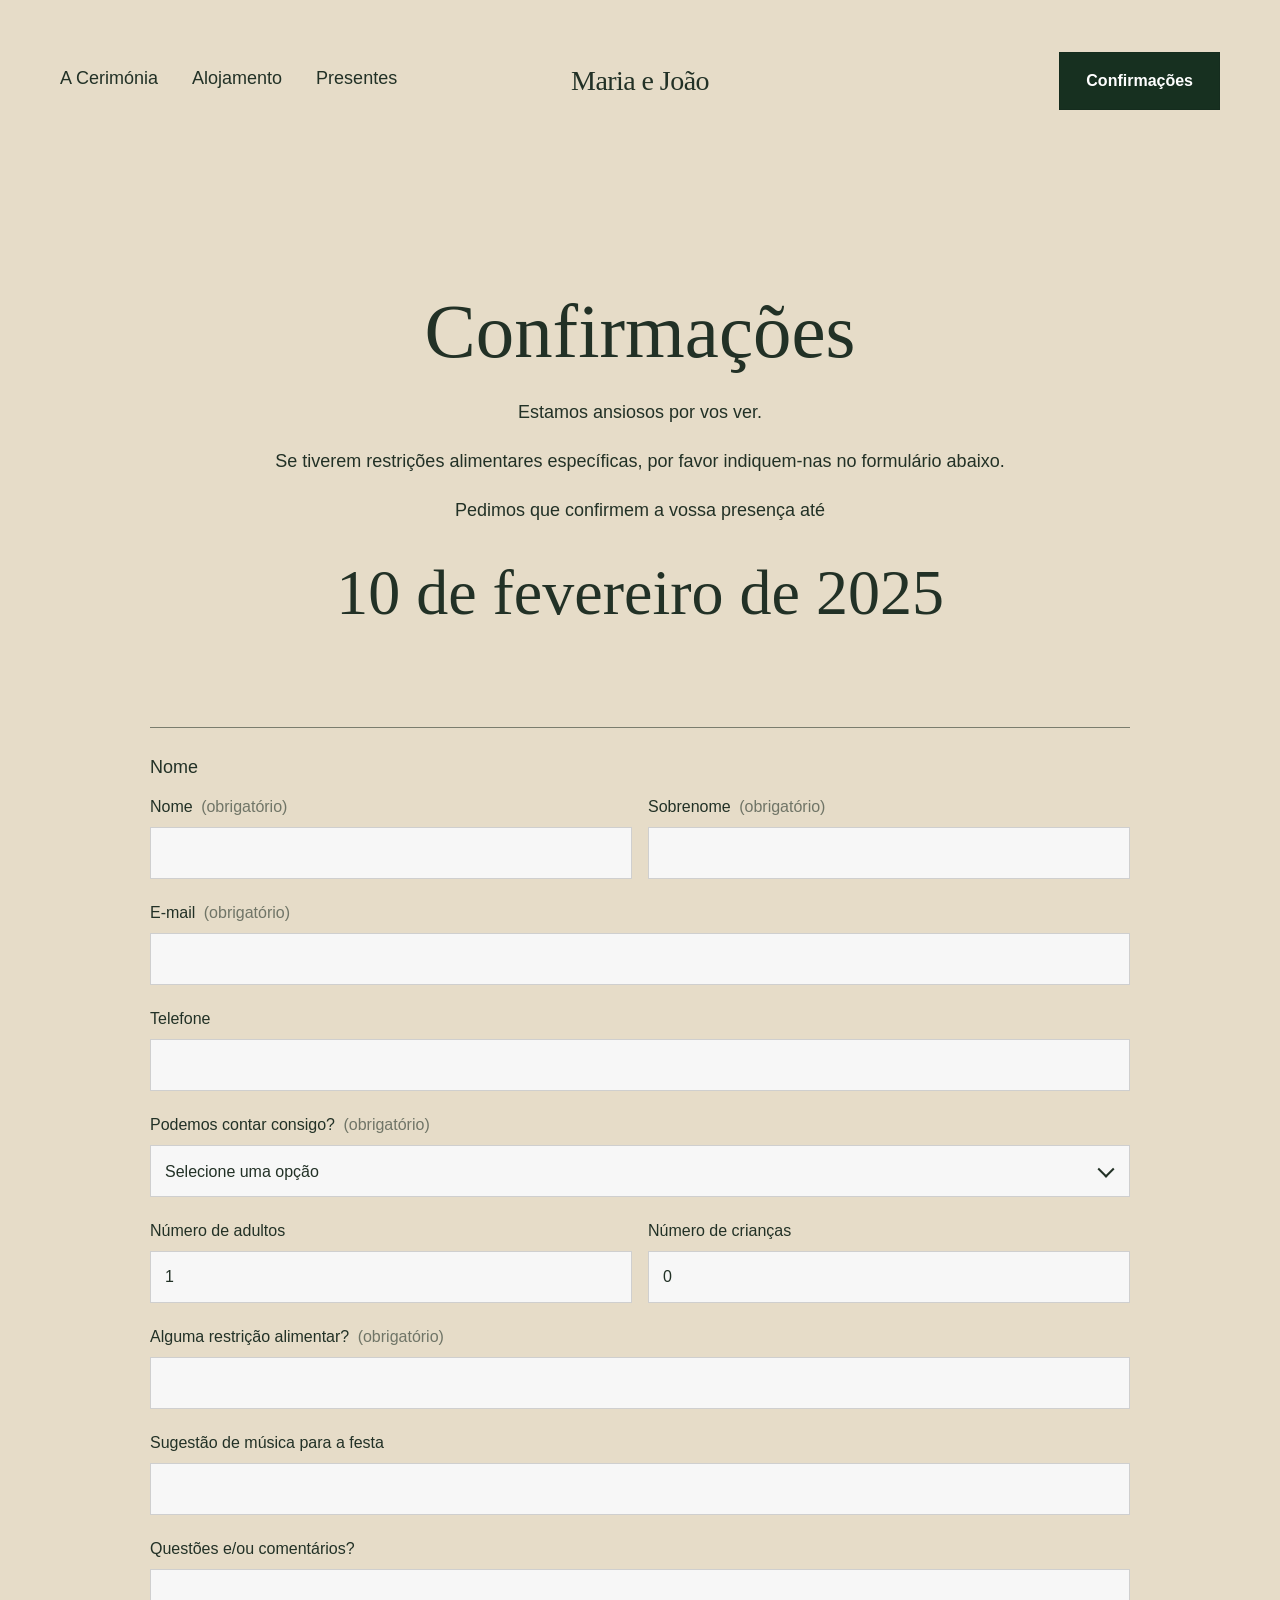
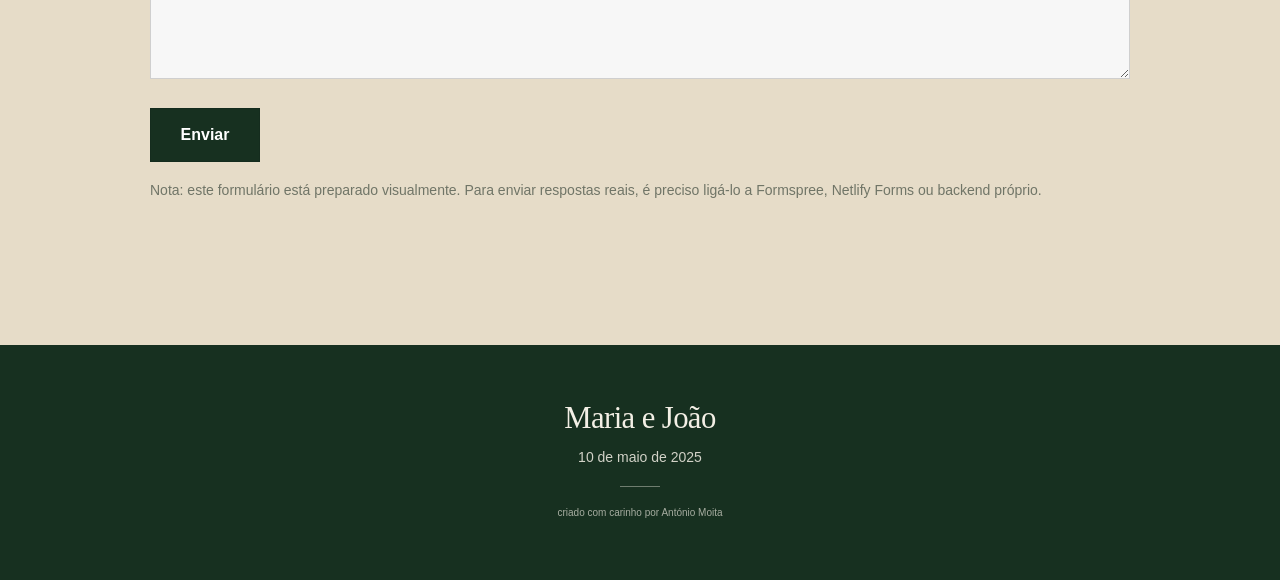
<file: confirmacoes.html>
<!DOCTYPE html>
<html lang="pt">
<head>
  <meta charset="UTF-8">
  <meta name="viewport" content="width=device-width, initial-scale=1">
  <title>Confirmações — Maria e João</title>
  <link rel="stylesheet" href="style.css">
</head>
<body>
  <div class="scroll-progress" aria-hidden="true"></div>

  <div class="page page-plain">
    <header class="site-header">
      <div class="header-inner">
        <nav class="main-nav">
          <a href="cerimonia.html">A Cerimónia</a>
          <a href="alojamento.html">Alojamento</a>
          <a href="presentes.html">Presentes</a>
        </nav>

        <a class="site-brand serif" href="index.html">Maria e João</a>

        <div class="header-actions">
          <a class="btn active-btn" href="confirmacoes.html">Confirmações</a>
        </div>
      </div>
    </header>

    <section class="confirm-page">
      <div class="container-narrow">
        <div class="confirm-head reveal">
          <h1>Confirmações</h1>
          <p>Estamos ansiosos por vos ver.</p>
          <p>Se tiverem restrições alimentares específicas, por favor indiquem-nas no formulário abaixo.</p>
          <p>Pedimos que confirmem a vossa presença até</p>
          <div class="confirm-date">10 de fevereiro de 2025</div>
        </div>

        <div class="form-wrap reveal">
          <p class="form-section-title">Nome</p>

          <form action="#" method="post" id="wedding-form">
            <div class="form-grid-2">
              <div class="form-field">
                <label for="nome">Nome <span class="req">(obrigatório)</span></label>
                <input class="input" id="nome" name="nome" type="text" required>
              </div>

              <div class="form-field">
                <label for="sobrenome">Sobrenome <span class="req">(obrigatório)</span></label>
                <input class="input" id="sobrenome" name="sobrenome" type="text" required>
              </div>
            </div>

            <div class="form-field">
              <label for="email">E-mail <span class="req">(obrigatório)</span></label>
              <input class="input" id="email" name="email" type="email" required>
            </div>

            <div class="form-field">
              <label for="telefone">Telefone</label>
              <input class="input" id="telefone" name="telefone" type="tel">
            </div>

            <div class="form-field">
              <label for="presenca">Podemos contar consigo? <span class="req">(obrigatório)</span></label>
              <div class="select-wrap">
                <select class="select" id="presenca" name="presenca" required>
                  <option value="">Selecione uma opção</option>
                  <option>Sim, com muito gosto</option>
                  <option>Infelizmente não poderei estar presente</option>
                </select>
              </div>
            </div>

            <div class="form-grid-2">
              <div class="form-field">
                <label for="adultos">Número de adultos</label>
                <input class="input" id="adultos" name="adultos" type="number" min="0" value="1">
              </div>

              <div class="form-field">
                <label for="criancas">Número de crianças</label>
                <input class="input" id="criancas" name="criancas" type="number" min="0" value="0">
              </div>
            </div>

            <div class="form-field">
              <label for="restricoes">Alguma restrição alimentar? <span class="req">(obrigatório)</span></label>
              <input class="input" id="restricoes" name="restricoes" type="text" required>
            </div>

            <div class="form-field">
              <label for="musica">Sugestão de música para a festa</label>
              <input class="input" id="musica" name="musica" type="text">
            </div>

            <div class="form-field">
              <label for="comentarios">Questões e/ou comentários?</label>
              <textarea class="textarea" id="comentarios" name="comentarios"></textarea>
            </div>

            <div class="form-actions">
              <button class="btn small" type="submit">Enviar</button>
            </div>

            <p class="note form-note">
              Nota: este formulário está preparado visualmente. Para enviar respostas reais, é preciso ligá-lo a Formspree, Netlify Forms ou backend próprio.
            </p>
          </form>
        </div>
      </div>
    </section>
  </div>
  
  <script src="footer.js"></script>
<script>
  loadFooter({
    names: "Maria e João",
    date: "10 de maio de 2025",
    creditName: "António Moita",
    creditLink: "" // opcional (podes pôr site no futuro)
  });
</script>

  <script src="site.js"></script>
  
  <script src="form.js"></script>
  
  
  <button id="backToTop" aria-label="Voltar ao topo">↑</button>
<script src="backToTop.js"></script>

</body>
</html>
</file>
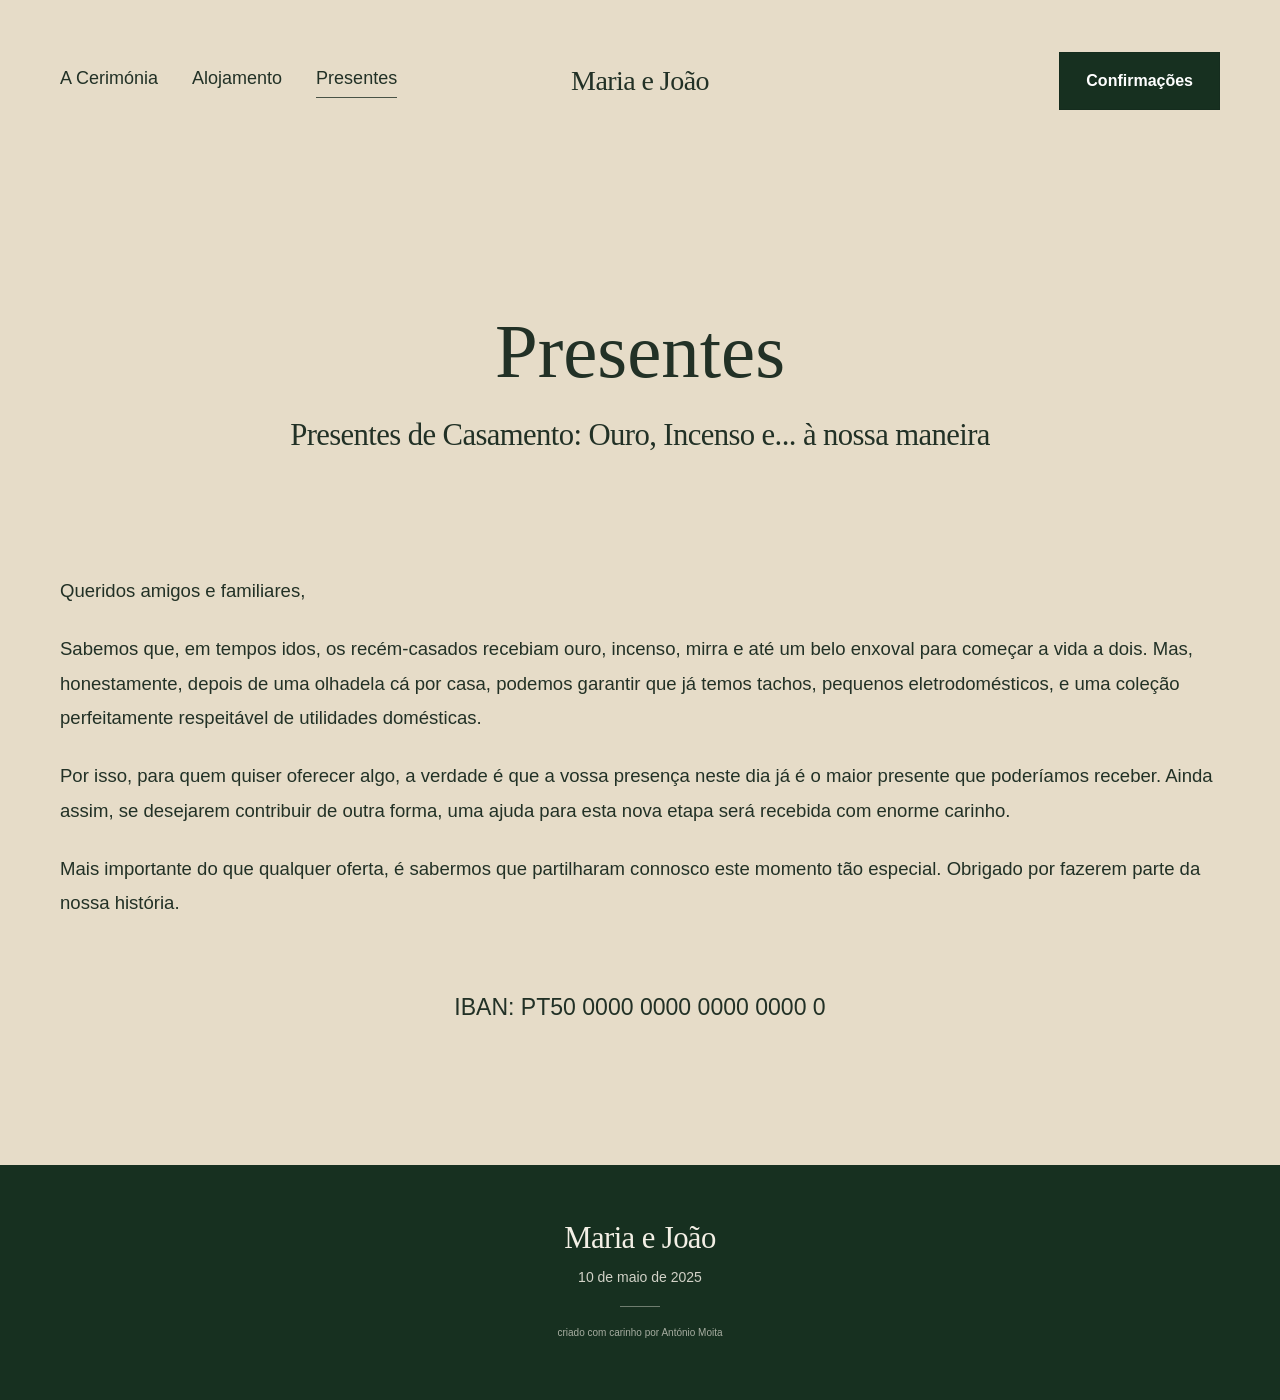
<file: presentes.html>
<!DOCTYPE html>
<html lang="pt">
<head>
  <meta charset="UTF-8">
  <meta name="viewport" content="width=device-width, initial-scale=1">
  <title>Presentes — Maria e João</title>
  <link rel="stylesheet" href="style.css">
</head>
<body>
  <div class="scroll-progress" aria-hidden="true"></div>

  <div class="page page-plain">
    <header class="site-header">
      <div class="header-inner">
        <nav class="main-nav">
          <a href="cerimonia.html">A Cerimónia</a>
          <a href="alojamento.html">Alojamento</a>
          <a class="active" href="presentes.html">Presentes</a>
        </nav>

        <a class="site-brand serif" href="index.html">Maria e João</a>

        <div class="header-actions">
          <a class="btn" href="confirmacoes.html">Confirmações</a>
        </div>
      </div>
    </header>

    <section class="gifts-page">
      <div class="container-text">
        <div class="gifts-head reveal">
          <h1>Presentes</h1>
          <div class="subtitle serif">Presentes de Casamento: Ouro, Incenso e... à nossa maneira</div>
        </div>

        <div class="gifts-copy reveal">
          <p>Queridos amigos e familiares,</p>

          <p>
            Sabemos que, em tempos idos, os recém-casados recebiam ouro, incenso, mirra e até um belo enxoval para começar a vida a dois.
            Mas, honestamente, depois de uma olhadela cá por casa, podemos garantir que já temos tachos, pequenos eletrodomésticos,
            e uma coleção perfeitamente respeitável de utilidades domésticas.
          </p>

          <p>
            Por isso, para quem quiser oferecer algo, a verdade é que a vossa presença neste dia já é o maior presente que poderíamos receber.
            Ainda assim, se desejarem contribuir de outra forma, uma ajuda para esta nova etapa será recebida com enorme carinho.
          </p>

          <p>
            Mais importante do que qualquer oferta, é sabermos que partilharam connosco este momento tão especial.
            Obrigado por fazerem parte da nossa história.
          </p>
        </div>

        <div class="iban reveal">IBAN: PT50 0000 0000 0000 0000 0</div>
      </div>
    </section>
  </div>

  <script src="footer.js"></script>
<script>
  loadFooter({
    names: "Maria e João",
    date: "10 de maio de 2025",
    creditName: "António Moita",
    creditLink: "" // opcional (podes pôr site no futuro)
  });
</script>
  
  <script src="site.js"></script>
  
  <button id="backToTop" aria-label="Voltar ao topo">↑</button>
<script src="backToTop.js"></script>

<button id="backToTop" aria-label="Voltar ao topo">↑</button>
<script src="backToTop.js"></script>
  
</body>
</html>
</file>
<file: style.css>
:root{
  --bg-main:#f3f1e8;
  --bg-alt:#e6dcc8;
  --text:#223126;
  --button:#173020;
  --button-text:#ffffff;
  --line:rgba(34,49,38,.55);
  --input-bg:#f7f7f7;
  --input-border:#cfcfcf;
  --muted:rgba(34,49,38,.6);
  --container:1440px;
}

*{
  box-sizing:border-box;
}

html{
  scroll-behavior:smooth;
}

body{
  margin:0;
  color:var(--text);
  background:var(--bg-main);
  font-family: Arial, Helvetica, sans-serif;
  line-height:1.5;
}

img{
  max-width:100%;
  display:block;
}

a{
  color:inherit;
  text-decoration:none;
}

.page{
  min-height:100vh;
}

.container{
  width:min(var(--container), calc(100% - 120px));
  margin:0 auto;
}

.container-narrow{
  width:min(980px, calc(100% - 120px));
  margin:0 auto;
}

.container-text{
  width:min(1180px, calc(100% - 120px));
  margin:0 auto;
}

.serif{
  font-family: Georgia, "Times New Roman", serif;
  font-weight:400;
  letter-spacing:-0.02em;
}

.scroll-progress{
  position:fixed;
  top:0;
  left:0;
  width:0%;
  height:3px;
  background:var(--button);
  z-index:300;
  pointer-events:none;
}

.site-header{
  position:sticky;
  top:0;
  z-index:120;
  padding:52px 0 34px;
  transition:
    background-color .3s ease,
    backdrop-filter .3s ease,
    box-shadow .3s ease,
    padding .3s ease;
}

.site-header.is-scrolled{
  background:rgba(243,241,232,.78);
  backdrop-filter:blur(12px);
  box-shadow:0 10px 30px rgba(0,0,0,.05);
  padding:22px 0 18px;
}

.site-header .header-inner{
  width:min(var(--container), calc(100% - 120px));
  margin:0 auto;
  display:grid;
  grid-template-columns:1fr auto 1fr;
  align-items:center;
}

.main-nav{
  display:flex;
  gap:34px;
  align-items:center;
  justify-self:start;
  font-size:18px;
}

.main-nav a{
  position:relative;
  padding-bottom:6px;
}

.main-nav a::after{
  content:"";
  position:absolute;
  left:0;
  bottom:0;
  width:100%;
  height:1px;
  background:currentColor;
  transform:scaleX(0);
  transform-origin:left;
  transition:transform .35s ease;
  opacity:.8;
}

.main-nav a:hover::after,
.main-nav a:focus-visible::after,
.main-nav a.active::after{
  transform:scaleX(1);
}

.site-brand{
  justify-self:center;
  font-size:28px;
  line-height:1;
}

.header-actions{
  justify-self:end;
}

.btn{
  display:inline-flex;
  align-items:center;
  justify-content:center;
  min-width:158px;
  height:58px;
  padding:0 26px;
  background:var(--button);
  color:var(--button-text);
  font-size:16px;
  font-weight:600;
  border:1px solid rgba(0,0,0,.08);
  transition:
    transform .22s ease,
    opacity .22s ease,
    box-shadow .22s ease;
}

.btn:hover,
.btn:focus-visible{
  transform:translateY(-2px);
  opacity:.97;
  box-shadow:0 10px 24px rgba(0,0,0,.10);
}

.btn.small{
  min-width:110px;
  height:54px;
}

.hero{
  position:relative;
  overflow:hidden;
  min-height:860px;
  background:
    radial-gradient(circle at 20% 20%, rgba(255,255,255,.65), transparent 32%),
    radial-gradient(circle at 80% 30%, rgba(255,255,255,.35), transparent 28%),
    radial-gradient(circle at 50% 70%, rgba(255,255,255,.25), transparent 38%),
    linear-gradient(rgba(243,241,232,.9), rgba(243,241,232,.94));
}

.hero::before{
  content:"";
  position:absolute;
  inset:0;
  background-image:
    radial-gradient(rgba(120,120,100,.06) 1px, transparent 1px),
    radial-gradient(rgba(120,120,100,.035) 1px, transparent 1px);
  background-size:8px 8px, 13px 13px;
  background-position:0 0, 3px 4px;
  opacity:.45;
  pointer-events:none;
}

.leaf-ornament{
  --leaf-parallax:0px;
  position:absolute;
  left:50%;
  top:-10px;
  transform:translateX(-50%) translateY(var(--leaf-parallax));
  width:min(520px, 36vw);
  opacity:.72;
  pointer-events:none;
  will-change:transform, opacity;
  animation:
    heroFadeUp 1.2s .2s both,
    leafFloat 7s ease-in-out 1.4s infinite;
}

.leaf-ornament svg{
  width:100%;
  height:auto;
  display:block;
}

.hero-content{
  position:relative;
  z-index:2;
  text-align:center;
  padding-top:240px;
  padding-bottom:160px;
}

.hero-title{
  margin:0;
  font-size:clamp(72px, 9vw, 126px);
  line-height:.95;
  opacity:0;
  transform:translateY(24px);
  animation:heroFadeUp 1s .15s forwards;
}

.hero-date{
  margin-top:34px;
  font-size:clamp(24px, 2.2vw, 34px);
  opacity:0;
  transform:translateY(24px);
  animation:heroFadeUp 1s .45s forwards;
}

.hero-date::before,
.hero-date::after{
  content:"—";
  display:inline-block;
  margin:0 18px;
  opacity:.6;
}

.hero-scroll-cue{
  display:flex;
  justify-content:center;
  margin-top:56px;
  opacity:0;
  animation:heroFadeIn 1s .95s forwards;
}

.hero-scroll-cue span{
  width:1px;
  height:56px;
  background:linear-gradient(to bottom, rgba(34,49,38,.12), rgba(34,49,38,.7), rgba(34,49,38,.12));
  animation:scrollCue 2.4s ease-in-out 1.2s infinite;
}

.section{
  padding:110px 0;
}

.section.alt{
  background:var(--bg-alt);
}

.two-col-intro{
  display:grid;
  grid-template-columns:420px 1fr;
  gap:110px;
  align-items:center;
}

.portrait{
  width:100%;
  aspect-ratio:1/1;
  overflow:hidden;
  background:#ddd;
}

.portrait img{
  width:100%;
  height:100%;
  object-fit:cover;
  transform:scale(1.02);
  transition:transform 1.2s ease;
}

.portrait:hover img{
  transform:scale(1.06);
}

.intro-copy{
  text-align:center;
  max-width:700px;
}

.intro-copy h2{
  margin:0 0 26px;
  font-size:clamp(42px, 4.6vw, 72px);
  line-height:1.02;
}

.intro-copy p{
  margin:0 auto;
  font-size:clamp(24px, 2.1vw, 31px);
  line-height:1.25;
  font-family: Georgia, "Times New Roman", serif;
  letter-spacing:-0.02em;
}

.details-grid{
  display:grid;
  grid-template-columns:1fr 1fr;
  gap:80px;
  align-items:start;
  text-align:center;
}

.eyebrow{
  margin:0 0 24px;
  font-size:18px;
  font-family: Georgia, "Times New Roman", serif;
}

.big-detail-title{
  margin:0 0 34px;
  font-size:clamp(42px, 4.8vw, 72px);
  line-height:1.08;
  font-family: Georgia, "Times New Roman", serif;
  letter-spacing:-0.02em;
}

.detail-copy{
  margin:0;
  font-size:clamp(20px, 2vw, 28px);
  line-height:1.25;
  font-family: Georgia, "Times New Roman", serif;
}

.center-link{
  text-align:center;
}

.more-link{
  display:inline-block;
  margin-top:52px;
  font-size:18px;
  padding-bottom:3px;
  position:relative;
}

.more-link::after{
  content:"";
  position:absolute;
  left:0;
  bottom:0;
  width:100%;
  height:1px;
  background:currentColor;
  transform:scaleX(1);
  transform-origin:left;
  transition:transform .35s ease, opacity .35s ease;
  opacity:.85;
}

.more-link:hover::after,
.more-link:focus-visible::after{
  transform:scaleX(.72);
  opacity:1;
}

.center-feature{
  text-align:center;
  padding:120px 0 130px;
}

.center-feature h2{
  margin:0 0 30px;
  font-size:clamp(54px, 6vw, 88px);
  line-height:1;
  font-family: Georgia, "Times New Roman", serif;
}

.center-feature p{
  max-width:1040px;
  margin:0 auto;
  font-size:clamp(22px, 1.9vw, 26px);
  line-height:1.6;
}

.center-feature p + p{
  margin-top:20px;
}

.story-block{
  padding:110px 0 70px;
}

.story-text{
  max-width:1500px;
}

.story-text h3{
  margin:0 0 34px;
  font-size:clamp(30px, 2.8vw, 46px);
  font-family: Georgia, "Times New Roman", serif;
  font-weight:400;
}

.story-text p{
  margin:0 0 26px;
  font-size:clamp(18px, 1.35vw, 22px);
  line-height:1.75;
}

.person-showcase{
  padding:40px 0 120px;
  text-align:center;
}

.person-showcase h2{
  margin:0 0 34px;
  font-size:clamp(54px, 5.4vw, 84px);
  line-height:1;
  font-family: Georgia, "Times New Roman", serif;
}

.person-photo{
  width:min(400px, 100%);
  margin:0 auto;
  aspect-ratio:4/5;
  overflow:hidden;
  background:#ddd;
}

.person-photo img{
  width:100%;
  height:100%;
  object-fit:cover;
  transform:scale(1.02);
  transition:transform 1.2s ease;
}

.person-photo:hover img{
  transform:scale(1.06);
}

.final-cta{
  text-align:center;
  padding:110px 0 64px;
}

.final-cta h2{
  margin:0 0 62px;
  font-size:clamp(44px, 5vw, 74px);
  font-family: Georgia, "Times New Roman", serif;
  font-weight:400;
  line-height:1.1;
}

.site-footer{
  background:var(--button);
  color:#f3efe5;
  text-align:center;
  padding:50px 20px 60px;
}

/* nomes principais */
.site-footer .footer-main{
  font-size:clamp(28px, 2.4vw, 40px);
  font-family: Georgia, "Times New Roman", serif;
}

/* data */
.site-footer .footer-date{
  margin-top:6px;
  font-size:14px;
  opacity:.85;
}

/* linha decorativa */
.site-footer .footer-divider{
  width:40px;
  height:1px;
  background:rgba(243,239,229,0.4);
  margin:18px auto;
}

/* crédito (tu) */
.site-footer .footer-credit{
  font-size:10px;
  opacity:.65;
}

.site-footer .footer-credit a{
  color:inherit;
  text-decoration:none;
}

.page-plain{
  background:var(--bg-alt);
}

.page-plain .section-top{
  padding:120px 0 80px;
}

.editorial-block{
  padding:60px 0 110px;
}

.editorial-title{
  margin:0 0 28px;
  font-size:clamp(72px, 7vw, 100px);
  line-height:.98;
  font-family: Georgia, "Times New Roman", serif;
  font-weight:400;
}

.editorial-subtitle{
  margin:0 0 38px;
  font-size:clamp(48px, 4.6vw, 66px);
  line-height:1.06;
  font-family: Georgia, "Times New Roman", serif;
  font-weight:400;
}

.editorial-copy{
  max-width:1450px;
}

.editorial-copy p{
  margin:0 0 24px;
  font-size:clamp(18px, 1.4vw, 22px);
  line-height:1.9;
}

.divider{
  height:1px;
  background:var(--line);
  margin:86px 0;
}

.map-image{
  width:min(900px, 100%);
  margin:58px auto 0;
  overflow:hidden;
  background:#ddd;
}

.map-image img{
  width:100%;
  height:auto;
  object-fit:cover;
  transform:scale(1.02);
  transition:transform 1.2s ease;
}

.map-image:hover img{
  transform:scale(1.05);
}

.stay-list{
  padding:90px 0 120px;
}

.stay-item{
  display:grid;
  grid-template-columns:390px 1fr;
  gap:80px;
  align-items:start;
  padding:40px 0 100px;
}

.stay-item + .stay-item{
  border-top:1px solid var(--line);
  padding-top:90px;
}

.stay-media{
  width:100%;
  aspect-ratio:1/1;
  overflow:hidden;
  background:#ddd;
}

.stay-media img{
  width:100%;
  height:100%;
  object-fit:cover;
  transform:scale(1.02);
  transition:transform 1.2s ease;
}

.stay-media:hover img{
  transform:scale(1.06);
}

.stay-copy h2{
  margin:0 0 26px;
  display:inline-block;
  font-size:clamp(48px, 4.6vw, 66px);
  line-height:1.06;
  font-family: Georgia, "Times New Roman", serif;
  font-weight:400;
  border-bottom:1px solid var(--line);
}

.stay-copy .meta{
  margin:12px 0 20px;
  font-size:clamp(22px, 2vw, 30px);
  font-family: Georgia, "Times New Roman", serif;
  line-height:1.35;
}

.stay-copy .phone{
  margin:0 0 28px;
  font-size:clamp(24px, 2.2vw, 34px);
  font-family: Georgia, "Times New Roman", serif;
}

.stay-copy p{
  max-width:860px;
  margin:0;
  font-size:clamp(18px, 1.4vw, 22px);
  line-height:1.75;
}

.gifts-page{
  padding:170px 0 140px;
}

.gifts-head{
  text-align:center;
  margin-bottom:120px;
}

.gifts-head h1{
  margin:0 0 26px;
  font-size:clamp(64px, 6vw, 84px);
  font-family: Georgia, "Times New Roman", serif;
  font-weight:400;
  line-height:1;
}

.gifts-head .subtitle{
  font-size:clamp(30px, 2.4vw, 46px);
  font-family: Georgia, "Times New Roman", serif;
  line-height:1.2;
}

.gifts-copy{
  max-width:1500px;
}

.gifts-copy p{
  margin:0 0 24px;
  font-size:clamp(18px, 1.45vw, 22px);
  line-height:1.85;
}

.iban{
  text-align:center;
  margin-top:70px;
  font-size:clamp(22px, 1.8vw, 32px);
}

.confirm-page{
  padding:150px 0 130px;
}

.confirm-head{
  text-align:center;
  margin-bottom:100px;
}

.confirm-head h1{
  margin:0 0 28px;
  font-size:clamp(64px, 6vw, 84px);
  font-family: Georgia, "Times New Roman", serif;
  font-weight:400;
  line-height:1;
}

.confirm-head p{
  margin:0 0 22px;
  font-size:clamp(18px, 1.4vw, 22px);
}

.confirm-date{
  margin-top:34px;
  font-size:clamp(56px, 5vw, 84px);
  line-height:1.08;
  font-family: Georgia, "Times New Roman", serif;
  font-weight:400;
}

.form-wrap{
  border-top:1px solid var(--line);
  padding-top:26px;
}

.form-section-title{
  margin:0 0 14px;
  font-size:18px;
}

.form-grid-2{
  display:grid;
  grid-template-columns:1fr 1fr;
  gap:16px;
}

.form-field{
  margin-bottom:22px;
}

.form-field label{
  display:block;
  margin-bottom:8px;
  font-size:16px;
}

.form-field .req{
  color:var(--muted);
  margin-left:4px;
}

.input,
.select,
.textarea{
  width:100%;
  border:1px solid var(--input-border);
  background:var(--input-bg);
  color:var(--text);
  padding:14px 14px;
  font-size:16px;
  outline:none;
  border-radius:0;
  appearance:none;
  transition:border-color .2s ease, box-shadow .2s ease, background-color .2s ease;
}

.input,
.select{
  height:52px;
}

.textarea{
  min-height:110px;
  resize:vertical;
  font-family:inherit;
}

.input:focus,
.select:focus,
.textarea:focus{
  border-color:rgba(34,49,38,.55);
  box-shadow:0 0 0 4px rgba(34,49,38,.08);
  background:#fff;
}

.select-wrap{
  position:relative;
}

.select-wrap::after{
  content:"";
  position:absolute;
  right:18px;
  top:50%;
  width:10px;
  height:10px;
  border-right:2px solid var(--text);
  border-bottom:2px solid var(--text);
  transform:translateY(-65%) rotate(45deg);
  pointer-events:none;
}

.form-actions{
  margin-top:6px;
}

.note{
  color:var(--muted);
  font-size:14px;
}

.reveal,
.reveal-left,
.reveal-right{
  opacity:0;
  transition:
    opacity .8s ease,
    transform .8s ease;
  will-change:opacity, transform;
}

.reveal{
  transform:translateY(34px);
}

.reveal-left{
  transform:translateX(-36px);
}

.reveal-right{
  transform:translateX(36px);
}

.reveal.is-visible,
.reveal-left.is-visible,
.reveal-right.is-visible{
  opacity:1;
  transform:translate(0, 0);
}

a:focus-visible,
button:focus-visible,
input:focus-visible,
select:focus-visible,
textarea:focus-visible{
  outline:2px solid rgba(34,49,38,.45);
  outline-offset:3px;
}

@keyframes heroFadeUp{
  from{
    opacity:0;
    transform:translateY(24px);
  }
  to{
    opacity:1;
    transform:translateY(0);
  }
}

@keyframes heroFadeIn{
  from{
    opacity:0;
  }
  to{
    opacity:1;
  }
}

@keyframes leafFloat{
  0%, 100%{
    transform:translateX(-50%) translateY(var(--leaf-parallax));
  }
  50%{
    transform:translateX(-50%) translateY(calc(var(--leaf-parallax) + 10px));
  }
}

@keyframes scrollCue{
  0%, 100%{
    transform:scaleY(.65);
    opacity:.45;
  }
  50%{
    transform:scaleY(1);
    opacity:1;
  }
}

@media (max-width: 1100px){
  .site-header .header-inner{
    grid-template-columns:1fr;
    gap:24px;
  }

  .main-nav,
  .site-brand,
  .header-actions{
    justify-self:center;
  }

  .two-col-intro,
  .stay-item,
  .details-grid{
    grid-template-columns:1fr;
    gap:40px;
  }

  .intro-copy{
    max-width:none;
  }

  .portrait{
    max-width:520px;
    margin:0 auto;
  }

  .stay-media{
    max-width:520px;
  }
}

@media (max-width: 780px){
  .container,
  .container-narrow,
  .container-text,
  .site-header .header-inner{
    width:calc(100% - 44px);
  }

  .site-header{
    padding:28px 0 22px;
  }

  .site-header.is-scrolled{
    padding:16px 0 14px;
  }

  .main-nav{
    flex-wrap:wrap;
    justify-content:center;
    gap:16px 22px;
    font-size:16px;
  }

  .site-brand{
    font-size:24px;
  }

  .btn{
    min-width:132px;
    height:52px;
  }

  .hero{
    min-height:720px;
  }

  .hero-content{
    padding-top:210px;
    padding-bottom:120px;
  }

  .hero-scroll-cue{
    margin-top:42px;
  }

  .hero-scroll-cue span{
    height:44px;
  }

  .section,
  .center-feature,
  .story-block,
  .person-showcase,
  .stay-list,
  .gifts-page,
  .confirm-page{
    padding-top:80px;
    padding-bottom:80px;
  }

  .form-grid-2{
    grid-template-columns:1fr;
  }

  .hero-date::before,
  .hero-date::after{
    margin:0 10px;
  }

  .leaf-ornament{
    width:min(520px, 54vw);
  }
}

@media (prefers-reduced-motion: reduce){
  html{
    scroll-behavior:auto;
  }

  *,
  *::before,
  *::after{
    animation:none !important;
    transition:none !important;
  }

  .reveal,
  .reveal-left,
  .reveal-right,
  .hero-title,
  .hero-date{
    opacity:1 !important;
    transform:none !important;
  }

  .leaf-ornament{
    transform:translateX(-50%) !important;
  }

  .scroll-progress{
    display:none;
  }
}


.form-note{
  margin-top:18px;
}

@media (max-width: 780px){
  .site-footer{
    padding:40px 20px 45px;
  }

  .site-footer .footer-main{
    font-size:clamp(22px, 6vw, 28px);
  }

  .site-footer .footer-date{
    font-size:13px;
  }

  .site-footer .footer-divider{
    margin:14px auto;
  }

  .site-footer .footer-credit{
    font-size:10px;
  }
}

#backToTop {
  position: fixed;
  bottom: 30px;
  right: 30px;
  width: 50px;
  height: 50px;
  background: var(--button);
  color: var(--button-text);
  border: none;
  border-radius: 50%;
  font-size: 24px;
  cursor: pointer;
  opacity: 0;
  visibility: hidden;
  transition: opacity 0.3s ease, transform 0.3s ease;
  z-index: 999;
  display: flex;
  align-items: center;
  justify-content: center;
}

#backToTop:hover {
  transform: translateY(-4px);
  box-shadow: 0 8px 20px rgba(0, 0, 0, 0.15);
}

/* Quando o botão estiver visível */
#backToTop.show {
  opacity: 1;
  visibility: visible;
}

/* Mobile adjustments */
@media (max-width: 780px) {
  #backToTop {
    width: 42px;
    height: 42px;
    font-size: 20px;
    bottom: 20px;
    right: 20px;
  }
}

.form-success-box {
  display: none; /* começa escondido */
  position: fixed;
  bottom: 20px;
  left: 50%;
  transform: translateX(-50%);
  background: var(--button);
  color: #f3efe5;
  padding: 18px 28px;
  border-radius: 12px;
  font-size: 16px;
  font-weight: 600;
  box-shadow: 0 6px 18px rgba(0,0,0,0.15);
  z-index: 500;
  text-align: center;
  max-width: 90%;
}

@media (max-width: 600px){
  .form-success-box {
    font-size: 14px;
    padding: 14px 20px;
  }
}

/* Modal */
.form-modal {
  display: none;
  position: fixed;
  top: 0; left: 0;
  width: 100%; height: 100%;
  background: rgba(245, 240, 220, 0.7);
  justify-content: center;
  align-items: center;
  z-index: 1000;
}

.form-modal-content {
  background: #fff6e5;
  padding: 2rem;
  border-radius: 10px;
  max-width: 400px;
  width: 90%;
  box-shadow: 0 5px 15px rgba(0,0,0,0.3);
  text-align: center;
}

#form-modal-close {
  margin-top: 1rem;
  cursor: pointer;
}

.form-modal-close:hover {
  color: #555;
}

#form-modal-message {
  font-size: 18px;
  line-height: 1.4;
  color: #223126;
  margin-top: 12px;
}
</file>
